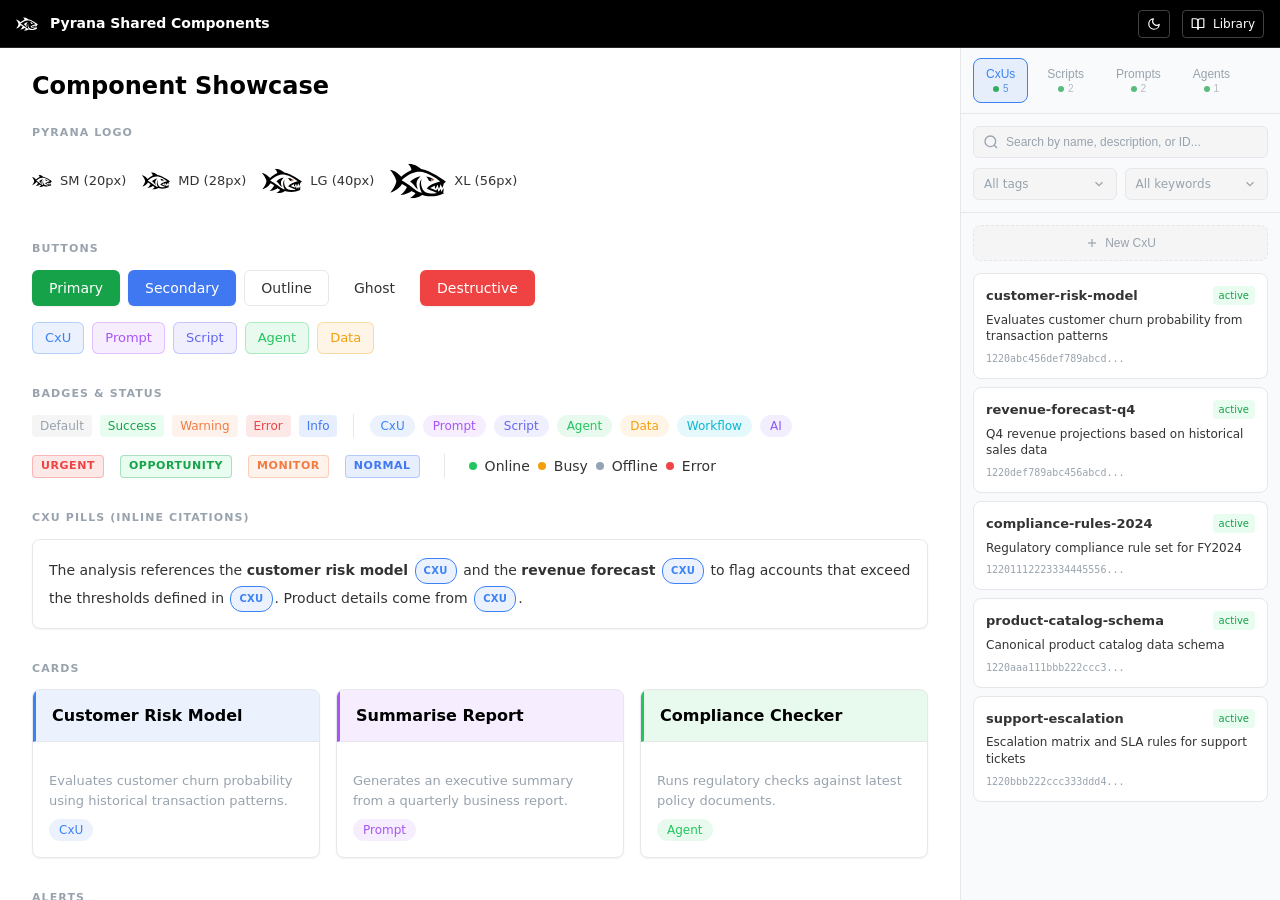
<file: shared/_example/index.html>
<!--
  ============================================================================
  WARNING — COMPONENT SHOWCASE ONLY — DO NOT USE AS A DEMO TEMPLATE
  ============================================================================
  This file uses HARDCODED MOCK DATA and STUBS OUT LibraryApiClient.
  It exists solely to test shared components in isolation.

  When building a real demo with /demo-builder:
    - Use the REAL LibraryApiClient from /components/pyrana-library/api-client.js
    - Connect to pyrana-playground-services APIs (ports 8101-8105)
    - Load data from APIs, NOT from hardcoded arrays
    - See _example/README.md for full details
  ============================================================================
-->
<!DOCTYPE html>
<html lang="en">
<head>
  <meta charset="UTF-8" />
  <meta name="viewport" content="width=device-width, initial-scale=1.0" />
  <title>Pyrana Shared Components — Example Dashboard</title>

  <!-- Design System CSS -->
  <link rel="stylesheet" href="../design-guide/pyrana-theme.css" />
  <link rel="stylesheet" href="../design-guide/pyrana-components.css" />
  <link rel="stylesheet" href="../design-guide/pyrana-utilities.css" />

  <style>
    /* Bridge variables: the library tray uses its own --var names
       inherited from the full agent-builder app.  Map them to py-* tokens
       so everything renders correctly in this standalone page. */
    :root {
      --bg-primary:      hsl(var(--py-bg));
      --bg-secondary:    hsl(var(--py-bg-subtle));
      --bg-tertiary:     hsl(var(--py-muted));
      --bg-card:         hsl(var(--py-card));
      --bg-hover:        hsl(var(--py-muted));
      --border:          hsl(var(--py-border));
      --border-light:    hsl(var(--py-border));
      --border-subtle:   hsl(var(--py-border));
      --text-primary:    hsl(var(--py-fg));
      --text-secondary:  hsl(var(--py-fg));
      --text-muted:      hsl(var(--py-fg-muted));
      --accent:          hsl(var(--py-primary));
      --accent-dim:      hsl(var(--py-accent));
      --success:         hsl(var(--py-success));
      --success-dim:     hsl(var(--py-success-light));
      --warning:         hsl(var(--py-warning));
      --error:           hsl(var(--py-error));
      --color-cxu:       var(--py-cxu-text);
      --color-cxu-dim:   var(--py-cxu-bg);
      --color-script:    var(--py-script-text);
      --color-script-dim:var(--py-script-bg);
      --color-skill:     var(--py-skill-text);
      --color-skill-dim: var(--py-skill-bg);
      --color-prompt:    var(--py-prompt-text);
      --color-prompt-dim:var(--py-prompt-bg);
      --color-agent:     var(--py-agent-text);
      --color-agent-dim: var(--py-agent-bg);
      --tray-width:      320px;
    }

    /* Page chrome */
    .demo-topbar {
      height: 48px;
      background: hsl(var(--py-sidebar-bg));
      color: hsl(var(--py-sidebar-fg));
      display: flex;
      align-items: center;
      padding: 0 var(--py-space-4);
      gap: var(--py-space-3);
      font-weight: 600;
      font-size: 0.875rem;
      border-bottom: 1px solid hsl(var(--py-sidebar-border));
    }
    .demo-topbar svg { width: 22px; height: 22px; flex-shrink:0; }
    .demo-topbar img { width: 22px; height: 22px; flex-shrink:0; }
    .demo-topbar .btn-icon { width:14px; height:14px; }
    .demo-topbar button svg { width:14px; height:14px; }
    /* swap sun/moon visibility based on theme */
    .demo-topbar .icon-sun  { display:none; }
    .demo-topbar .icon-moon { display:inline; }
    .dark .demo-topbar .icon-sun  { display:inline; }
    .dark .demo-topbar .icon-moon { display:none; }
    .demo-topbar .spacer { flex:1; }
    .demo-topbar button {
      color: white;
      border-color: rgba(255, 255, 255, 0.25);
    }
    /* swap logo visibility based on theme */
    .py-logo-light { display: inline-block; }
    .py-logo-dark { display: none; }
    .dark .py-logo-light { display: none; }
    .dark .py-logo-dark { display: inline-block; }
    .demo-body { display: flex; height: calc(100vh - 48px); overflow: hidden; }
    .demo-main { flex:1; overflow-y: auto; padding: var(--py-space-6) var(--py-space-8); }
    #libraryTray { height: 100%; }

    /* Expanded-view field classes (bridged from agent-builder) */
    .resources-modal-field { margin-bottom: 16px; }
    .resources-modal-field label {
      display: block; font-size: 12px; font-weight: 500;
      color: var(--text-secondary); margin-bottom: 6px;
    }
    .resources-modal-field input,
    .resources-modal-field textarea,
    .resources-modal-field select {
      width: 100%; padding: 10px 12px;
      background: var(--bg-tertiary); border: 1px solid var(--border);
      border-radius: 6px; color: var(--text-primary); font-size: 13px;
    }
    .resources-modal-field textarea { resize: vertical; min-height: 60px; }
    .step-input {
      width: 100%; padding: 10px 12px;
      background: var(--bg-tertiary); border: 1px solid var(--border);
      border-radius: 6px; color: var(--text-primary); font-size: 13px;
      resize: vertical;
    }

    .section-label {
      font-weight: 700; font-size: 0.6875rem; letter-spacing: 0.1em;
      text-transform: uppercase; color: hsl(var(--py-fg-muted));
      margin-bottom: var(--py-space-3);
    }
  </style>
</head>
<body>

<!-- ─── Top Bar ──────────────────────────────────────────── -->
<div class="demo-topbar">
  <img src="../design-guide/logos/pyrana-white.svg" class="py-icon-md" alt="Pyrana" />
  <span>Pyrana Shared Components</span>
  <span class="spacer"></span>
  <button type="button" class="py-btn py-btn-xs py-btn-outline" aria-label="Toggle dark mode" onclick="document.documentElement.classList.toggle('dark')">
    <svg class="icon-moon" viewBox="0 0 24 24" fill="none" stroke="currentColor" stroke-width="2" stroke-linecap="round" stroke-linejoin="round"><path d="M21 12.79A9 9 0 1111.21 3 7 7 0 0021 12.79z"/></svg>
    <svg class="icon-sun" viewBox="0 0 24 24" fill="none" stroke="currentColor" stroke-width="2" stroke-linecap="round" stroke-linejoin="round"><circle cx="12" cy="12" r="5"/><line x1="12" y1="1" x2="12" y2="3"/><line x1="12" y1="21" x2="12" y2="23"/><line x1="4.22" y1="4.22" x2="5.64" y2="5.64"/><line x1="18.36" y1="18.36" x2="19.78" y2="19.78"/><line x1="1" y1="12" x2="3" y2="12"/><line x1="21" y1="12" x2="23" y2="12"/><line x1="4.22" y1="19.78" x2="5.64" y2="18.36"/><line x1="18.36" y1="5.64" x2="19.78" y2="4.22"/></svg>
  </button>
  <button type="button" class="py-btn py-btn-xs py-btn-outline" onclick="PyranaLibrary.toggle()">
    <svg viewBox="0 0 24 24" fill="none" stroke="currentColor" stroke-width="2" stroke-linecap="round" stroke-linejoin="round"><path d="M2 3h6a4 4 0 014 4v14a3 3 0 00-3-3H2z"/><path d="M22 3h-6a4 4 0 00-4 4v14a3 3 0 013-3h7z"/></svg>
    Library
  </button>
</div>

<!-- ─── Body: main + library tray ────────────────────────── -->
<div class="demo-body">

  <!-- ─── Main Content ──────────────────────────────────── -->
  <div class="demo-main">
    <h2 class="py-mb-6">Component Showcase</h2>

    <!-- Pyrana Logo -->
    <div class="py-mb-8">
      <div class="section-label">Pyrana Logo</div>
      <div class="py-flex py-gap-4 py-flex-wrap" style="align-items:center">
        <div class="py-flex py-gap-2" style="align-items:center">
          <img src="../design-guide/logos/pyrana-black.svg" class="py-logo-sm py-logo-light" alt="Pyrana Logo" />
          <img src="../design-guide/logos/pyrana-grey.svg" class="py-logo-sm py-logo-dark" alt="Pyrana Logo" />
          <span class="py-text-sm">SM (20px)</span>
        </div>
        <div class="py-flex py-gap-2" style="align-items:center">
          <img src="../design-guide/logos/pyrana-black.svg" class="py-logo-md py-logo-light" alt="Pyrana Logo" />
          <img src="../design-guide/logos/pyrana-grey.svg" class="py-logo-md py-logo-dark" alt="Pyrana Logo" />
          <span class="py-text-sm">MD (28px)</span>
        </div>
        <div class="py-flex py-gap-2" style="align-items:center">
          <img src="../design-guide/logos/pyrana-black.svg" class="py-logo-lg py-logo-light" alt="Pyrana Logo" />
          <img src="../design-guide/logos/pyrana-grey.svg" class="py-logo-lg py-logo-dark" alt="Pyrana Logo" />
          <span class="py-text-sm">LG (40px)</span>
        </div>
        <div class="py-flex py-gap-2" style="align-items:center">
          <img src="../design-guide/logos/pyrana-black.svg" class="py-logo-xl py-logo-light" alt="Pyrana Logo" />
          <img src="../design-guide/logos/pyrana-grey.svg" class="py-logo-xl py-logo-dark" alt="Pyrana Logo" />
          <span class="py-text-sm">XL (56px)</span>
        </div>
      </div>
    </div>

    <!-- Buttons -->
    <div class="py-mb-8">
      <div class="section-label">Buttons</div>
      <div class="py-flex py-gap-2 py-flex-wrap">
        <button type="button" class="py-btn py-btn-md py-btn-primary">Primary</button>
        <button type="button" class="py-btn py-btn-md py-btn-secondary">Secondary</button>
        <button type="button" class="py-btn py-btn-md py-btn-outline">Outline</button>
        <button type="button" class="py-btn py-btn-md py-btn-ghost">Ghost</button>
        <button type="button" class="py-btn py-btn-md py-btn-destructive">Destructive</button>
      </div>
      <div class="py-flex py-gap-2 py-flex-wrap py-mt-4">
        <button type="button" class="py-btn py-btn-sm py-btn-cxu">CxU</button>
        <button type="button" class="py-btn py-btn-sm py-btn-prompt">Prompt</button>
        <button type="button" class="py-btn py-btn-sm py-btn-script">Script</button>
        <!-- Skill button hidden; placeholder for future use -->
        <button type="button" class="py-btn py-btn-sm py-btn-agent">Agent</button>
        <button type="button" class="py-btn py-btn-sm py-btn-data">Data</button>
      </div>
    </div>

    <!-- Badges -->
    <div class="py-mb-8">
      <div class="section-label">Badges &amp; Status</div>
      <div class="py-flex py-gap-2 py-flex-wrap" style="align-items:center">
        <span class="py-badge py-badge-default">Default</span>
        <span class="py-badge py-badge-success">Success</span>
        <span class="py-badge py-badge-warning">Warning</span>
        <span class="py-badge py-badge-error">Error</span>
        <span class="py-badge py-badge-info">Info</span>
        <span class="py-separator-vertical"></span>
        <span class="py-badge py-badge-pill py-badge-cxu">CxU</span>
        <span class="py-badge py-badge-pill py-badge-prompt">Prompt</span>
        <span class="py-badge py-badge-pill py-badge-script">Script</span>
        <!-- Skill badge hidden; placeholder for future use -->
        <span class="py-badge py-badge-pill py-badge-agent">Agent</span>
        <span class="py-badge py-badge-pill py-badge-data">Data</span>
        <span class="py-badge py-badge-pill py-badge-workflow">Workflow</span>
        <span class="py-badge py-badge-pill py-badge-ai">AI</span>
      </div>
      <div class="py-flex py-gap-4 py-mt-4" style="align-items:center">
        <span class="py-priority py-priority-urgent">Urgent</span>
        <span class="py-priority py-priority-opportunity">Opportunity</span>
        <span class="py-priority py-priority-monitor">Monitor</span>
        <span class="py-priority py-priority-normal">Normal</span>
        <span class="py-separator-vertical"></span>
        <span class="py-flex py-gap-2" style="align-items:center">
          <span class="py-status-dot py-status-dot-md py-status-online"></span> Online
          <span class="py-status-dot py-status-dot-md py-status-busy"></span> Busy
          <span class="py-status-dot py-status-dot-md py-status-offline"></span> Offline
          <span class="py-status-dot py-status-dot-md py-status-error"></span> Error
        </span>
      </div>
    </div>

    <!-- CxU Pills (inline) -->
    <div class="py-mb-8">
      <div class="section-label">CxU Pills (inline citations)</div>
      <div class="py-card">
        <div class="py-card-content" id="cxuPillDemo" style="line-height:2">
          <!-- populated by JS below -->
        </div>
      </div>
    </div>

    <!-- Cards -->
    <div class="py-mb-8">
      <div class="section-label">Cards</div>
      <div class="py-grid py-grid-3">
        <div class="py-card py-card-interactive">
          <div class="py-card-header py-card-header-cxu">
            <h5>Customer Risk Model</h5>
          </div>
          <div class="py-card-content">
            <p class="py-text-sm py-text-muted py-mb-2">Evaluates customer churn probability using historical transaction patterns.</p>
            <span class="py-badge py-badge-pill py-badge-cxu">CxU</span>
          </div>
        </div>
        <div class="py-card py-card-interactive">
          <div class="py-card-header py-card-header-prompt">
            <h5>Summarise Report</h5>
          </div>
          <div class="py-card-content">
            <p class="py-text-sm py-text-muted py-mb-2">Generates an executive summary from a quarterly business report.</p>
            <span class="py-badge py-badge-pill py-badge-prompt">Prompt</span>
          </div>
        </div>
        <div class="py-card py-card-interactive">
          <div class="py-card-header py-card-header-agent">
            <h5>Compliance Checker</h5>
          </div>
          <div class="py-card-content">
            <p class="py-text-sm py-text-muted py-mb-2">Runs regulatory checks against latest policy documents.</p>
            <span class="py-badge py-badge-pill py-badge-agent">Agent</span>
          </div>
        </div>
      </div>
    </div>

    <!-- Alerts -->
    <div class="py-mb-8">
      <div class="section-label">Alerts</div>
      <div class="py-flex-col py-gap-3">
        <div class="py-alert py-alert-info">
          <div><div class="py-alert-title">Information</div><div class="py-alert-body">3 new CxUs were published to the library today.</div></div>
        </div>
        <div class="py-alert py-alert-success">
          <div><div class="py-alert-title">Agent deployed</div><div class="py-alert-body">Compliance Checker v2.1 is now live in production.</div></div>
        </div>
        <div class="py-alert py-alert-warning">
          <div><div class="py-alert-title">Rate limit approaching</div><div class="py-alert-body">Token usage at 85% of monthly allocation.</div></div>
        </div>
        <div class="py-alert py-alert-error">
          <div><div class="py-alert-title">Pipeline failed</div><div class="py-alert-body">Data ingestion job timed out after 30 minutes.</div></div>
        </div>
      </div>
    </div>

    <!-- Table -->
    <div class="py-mb-8">
      <div class="section-label">Table</div>
      <div class="py-card">
        <table class="py-table">
          <thead>
            <tr><th>Name</th><th>Type</th><th>Status</th><th>Updated</th></tr>
          </thead>
          <tbody>
            <tr><td>customer-risk-model</td><td><span class="py-badge py-badge-cxu">CxU</span></td><td><span class="py-status-dot py-status-dot-sm py-status-online"></span> Active</td><td>2 hours ago</td></tr>
            <tr><td>summarise-report</td><td><span class="py-badge py-badge-prompt">Prompt</span></td><td><span class="py-status-dot py-status-dot-sm py-status-online"></span> Active</td><td>1 day ago</td></tr>
            <tr><td>etl-daily-load</td><td><span class="py-badge py-badge-script">Script</span></td><td><span class="py-status-dot py-status-dot-sm py-status-busy"></span> Running</td><td>5 min ago</td></tr>
            <tr><td>compliance-checker</td><td><span class="py-badge py-badge-agent">Agent</span></td><td><span class="py-status-dot py-status-dot-sm py-status-online"></span> Active</td><td>3 days ago</td></tr>
          </tbody>
        </table>
      </div>
    </div>

    <!-- Form Inputs -->
    <div class="py-mb-8">
      <div class="section-label">Form Inputs</div>
      <div class="py-card">
        <div class="py-card-content py-grid py-grid-2">
          <div>
            <label class="py-label">Alias</label>
            <input class="py-input" placeholder="e.g. customer-risk-model" />
          </div>
          <div>
            <label class="py-label" for="resource-type">Type</label>
            <select id="resource-type" class="py-input py-select">
              <option>CxU</option><option>Prompt</option><option>Script</option><option>Agent</option>
            </select>
          </div>
          <div style="grid-column:span 2">
            <label class="py-label">Description</label>
            <textarea class="py-input py-textarea" placeholder="Describe the resource..."></textarea>
          </div>
        </div>
      </div>
    </div>

    <!-- Tabs -->
    <div class="py-mb-8">
      <div class="section-label">Tabs</div>
      <div class="py-card">
        <div class="py-tabs">
          <button type="button" class="py-tab py-tab-active">Overview</button>
          <button type="button" class="py-tab">Configuration</button>
          <button type="button" class="py-tab">History</button>
          <button type="button" class="py-tab">Logs</button>
        </div>
        <div class="py-card-content">
          <p class="py-text-sm py-text-muted">Tab content would appear here.</p>
        </div>
      </div>
    </div>

    <!-- Code Block -->
    <div class="py-mb-8">
      <div class="section-label">Code Block</div>
      <pre class="py-code">{
  "alias": "customer-risk-model",
  "type": "CxU",
  "status": "Active",
  "cxu_id": "1220abc456def789..."
}</pre>
    </div>

    <!-- Loading Spinner -->
    <div class="py-mb-8">
      <div class="section-label">Loading Spinner</div>
      <div class="py-flex py-gap-4" style="align-items:center">
        <span class="py-spinner py-spinner-sm"></span>
        <span class="py-spinner py-spinner-md"></span>
        <span class="py-spinner py-spinner-lg"></span>
        <span class="py-text-sm py-text-muted">Loading resources...</span>
      </div>
    </div>

  </div><!-- /demo-main -->

  <!-- ─── Library Side Tray ──────────────────────────────── -->
  <div id="libraryTray"></div>

</div><!-- /demo-body -->

<!-- ─── JS: Shared Components ────────────────────────────── -->
<script src="../components/cxu-pill.js"></script>
<script src="../components/pyrana-library/styles.js"></script>
<script src="../components/pyrana-library/object-list.js"></script>
<script src="../components/pyrana-library/expanded-view.js"></script>
<script src="../components/pyrana-library/modal.js"></script>
<script src="../components/pyrana-library/index.js"></script>

<script>
(function() {
  'use strict';

  // ── Mock CxU data ────────────────────────────────────────
  const MOCK_CXUS = [
    { alias: 'customer-risk-model',    cxu_id: '1220abc456def789abcdef1234567890abcdef1234567890abcdef1234567890ab', claim: 'Evaluates customer churn probability from transaction patterns', status: 'Active', tags: ['risk','analytics'], keywords: ['churn','revenue'] },
    { alias: 'revenue-forecast-q4',    cxu_id: '1220def789abc456abcdef5678901234abcdef5678901234abcdef5678901234de', claim: 'Q4 revenue projections based on historical sales data',          status: 'Active', tags: ['finance','analytics'], keywords: ['forecast','revenue'] },
    { alias: 'compliance-rules-2024',  cxu_id: '1220111222333444555666777888999aaabbbcccdddeeefff0001112223334445566', claim: 'Regulatory compliance rule set for FY2024',                      status: 'Active', tags: ['compliance','legal'], keywords: ['regulation','audit'] },
    { alias: 'product-catalog-schema', cxu_id: '1220aaa111bbb222ccc333ddd444eee555fff666aaa777bbb888ccc999ddd000eee1', claim: 'Canonical product catalog data schema',                          status: 'Active', tags: ['data','schema'], keywords: ['catalog','product'] },
    { alias: 'support-escalation',     cxu_id: '1220bbb222ccc333ddd444eee555fff666aaa777bbb888ccc999ddd000eee111fff2', claim: 'Escalation matrix and SLA rules for support tickets',           status: 'Active', tags: ['support','operations'], keywords: ['escalation','SLA'] },
  ];

  // ── Populate CxU pill demo ───────────────────────────────
  const demoText =
    'The analysis references the <strong>customer risk model</strong> ' +
    '(customer-risk-model:1220abc456def789abcdef1234567890abcdef1234567890abcdef1234567890ab) ' +
    'and the <strong>revenue forecast</strong> ' +
    '(revenue-forecast-q4:1220def789abc456abcdef5678901234abcdef5678901234abcdef5678901234de) ' +
    'to flag accounts that exceed the thresholds defined in ' +
    '(compliance-rules-2024:1220111222333444555666777888999aaabbbcccdddeeefff0001112223334445566). ' +
    'Product details come from ' +
    '(product-catalog-schema:1220aaa111bbb222ccc333ddd444eee555fff666aaa777bbb888ccc999ddd000eee1).';

  document.getElementById('cxuPillDemo').innerHTML =
    CxuPill.processMarkdownCitations(demoText, MOCK_CXUS);

  // ── Wire up CxU pill click to open expanded view ─────────
  window.openCxuInResourcesTray = function(cxuId) {
    PyranaLibrary.open();
    PyranaLibrary.openItem(cxuId, 'cxu_manager');
  };

  // ── Rich mock item details (returned by fetchItem) ───────
  const MOCK_ITEMS = {
    // CxUs
    '1220abc456def789abcdef1234567890abcdef1234567890abcdef1234567890ab': {
      cxu_id: '1220abc456def789abcdef1234567890abcdef1234567890abcdef1234567890ab',
      alias: 'customer-risk-model',
      claim: 'Customers with declining monthly transaction volume over 3 consecutive months have a 74% likelihood of churning within the following quarter, based on analysis of 2.1M account records from 2019-2024.',
      knowledge_type: 'derived',
      claim_type: 'observation',
      status: 'Active',
      tags: ['risk', 'analytics'],
      keywords: ['churn', 'revenue', 'retention'],
      supporting_contexts: [
        { text: '{"fields":[{"name":"account_id","type":"string","description":"Unique account identifier"},{"name":"monthly_txn_volume","type":"float","description":"Total transaction volume for the month"},{"name":"churn_flag","type":"boolean","description":"Whether the customer churned"}]}', source: 'data-warehouse' },
        { text: 'Logistic regression model trained on 2.1M records showed transaction velocity decline as the strongest single predictor of churn (AUC 0.82).', source: 'model-report-q3' }
      ],
      created_at: '2024-11-15T10:30:00Z',
      updated_at: '2025-01-22T14:05:00Z',
      usage_count: 47
    },
    '1220def789abc456abcdef5678901234abcdef5678901234abcdef5678901234de': {
      cxu_id: '1220def789abc456abcdef5678901234abcdef5678901234abcdef5678901234de',
      alias: 'revenue-forecast-q4',
      claim: 'Q4 revenue is projected at $12.4M based on pipeline weighted probability and historical seasonal uplift of 18% over Q3.',
      knowledge_type: 'derived',
      claim_type: 'finding',
      status: 'Active',
      tags: ['finance', 'analytics'],
      keywords: ['forecast', 'revenue'],
      created_at: '2024-12-01T09:00:00Z',
      updated_at: '2025-01-10T11:20:00Z',
      usage_count: 23
    },
    '1220111222333444555666777888999aaabbbcccdddeeefff0001112223334445566': {
      cxu_id: '1220111222333444555666777888999aaabbbcccdddeeefff0001112223334445566',
      alias: 'compliance-rules-2024',
      claim: 'All customer-facing communications must include the mandated regulatory disclosure and be reviewed by compliance within 48 hours of creation.',
      knowledge_type: 'prescribed',
      claim_type: 'requirement',
      status: 'Active',
      tags: ['compliance', 'legal'],
      keywords: ['regulation', 'audit'],
      supporting_contexts: [
        { text: 'FCA handbook section COBS 4.2: Fair, clear and not misleading communications.', source: 'regulatory-handbook' }
      ],
      created_at: '2024-09-01T08:00:00Z',
      updated_at: '2024-12-20T16:45:00Z',
      usage_count: 112
    },
    '1220aaa111bbb222ccc333ddd444eee555fff666aaa777bbb888ccc999ddd000eee1': {
      cxu_id: '1220aaa111bbb222ccc333ddd444eee555fff666aaa777bbb888ccc999ddd000eee1',
      alias: 'product-catalog-schema',
      claim: 'The canonical product catalog schema defines the standard field set used by all downstream consumers, including pricing, search, and recommendation engines.',
      knowledge_type: 'axiom',
      claim_type: 'specification',
      status: 'Active',
      tags: ['data', 'schema'],
      keywords: ['catalog', 'product'],
      supporting_contexts: [
        { text: '{"fields":[{"name":"product_id","type":"string","description":"SKU identifier"},{"name":"name","type":"string","description":"Product display name"},{"name":"price_cents","type":"integer","description":"Price in cents"},{"name":"category","type":"string","description":"Primary category"},{"name":"available","type":"boolean","description":"In-stock flag"}]}', source: 'schema-registry' }
      ],
      created_at: '2024-06-10T12:00:00Z',
      updated_at: '2024-11-05T09:30:00Z',
      usage_count: 89
    },
    '1220bbb222ccc333ddd444eee555fff666aaa777bbb888ccc999ddd000eee111fff2': {
      cxu_id: '1220bbb222ccc333ddd444eee555fff666aaa777bbb888ccc999ddd000eee111fff2',
      alias: 'support-escalation',
      claim: 'Tickets with severity P1 or P2 that remain unresolved after 2 hours must be escalated to the regional lead, with executive notification triggered at the 4-hour mark.',
      knowledge_type: 'prescribed',
      claim_type: 'procedure',
      status: 'Active',
      tags: ['support', 'operations'],
      keywords: ['escalation', 'SLA'],
      created_at: '2024-08-20T11:00:00Z',
      updated_at: '2025-01-05T08:15:00Z',
      usage_count: 34
    },
    // Scripts
    's-001': {
      id: 's-001', name: 'etl-daily-load', display_name: 'ETL Daily Load',
      description: 'Daily ETL pipeline for warehouse refresh. Pulls from 3 upstream sources, applies transformation rules, and loads into the analytics warehouse.',
      category: 'data', language: 'python', entry_point: 'main',
      code: 'def main():\n    sources = load_config("sources.yaml")\n    for src in sources:\n        raw = extract(src)\n        clean = transform(raw, rules=src["rules"])\n        load(clean, target="analytics_warehouse")\n    log.info("ETL complete")',
      status: 'Active',
      created_at: '2024-10-01T07:00:00Z',
      updated_at: '2025-01-20T06:00:00Z',
      usage_count: 365
    },
    's-002': {
      id: 's-002', name: 'report-generator', display_name: 'Report Generator',
      description: 'Generates PDF reports from Jinja templates and data payloads. Supports charts, tables, and custom branding.',
      category: 'reporting', language: 'python', entry_point: 'generate',
      code: 'def generate(template_name, data, output_path):\n    tpl = load_template(template_name)\n    rendered = tpl.render(**data)\n    pdf = html_to_pdf(rendered)\n    save(pdf, output_path)',
      status: 'Active',
      created_at: '2024-07-15T14:00:00Z',
      updated_at: '2024-12-10T10:00:00Z',
      usage_count: 128
    },
    // Prompts
    'p-001': {
      id: 'p-001', name: 'summarise-report',
      description: 'Generates an executive summary from a quarterly business report. Extracts key metrics, risks, and action items.',
      category: 'extraction',
      objective: { intent: 'Summarise a quarterly business report into an executive briefing', success_criteria: 'Summary covers revenue, risks, and top 3 action items' },
      system_prompt: 'You are an experienced business analyst. Summarise the provided quarterly report into a concise executive briefing. Focus on: (1) headline metrics, (2) material risks, (3) recommended actions.',
      output_contract: { format: 'markdown', sections: ['headline_metrics', 'risks', 'action_items'] },
      status: 'Active',
      cxu_count: 3,
      created_at: '2024-11-01T09:00:00Z',
      updated_at: '2025-01-15T13:00:00Z',
      usage_count: 56
    },
    'p-002': {
      id: 'p-002', name: 'draft-email',
      description: 'Drafts a customer outreach email based on account context and campaign objectives.',
      category: 'generation',
      objective: { intent: 'Generate a personalised outreach email', success_criteria: 'Email is on-brand, addresses customer by name, includes relevant offer' },
      system_prompt: 'You are a customer success specialist. Draft a warm, professional outreach email. Use the customer context provided to personalise the message.',
      status: 'Active',
      cxu_count: 1,
      created_at: '2024-12-05T10:30:00Z',
      updated_at: '2025-01-18T09:00:00Z',
      usage_count: 41
    },
    // Agents
    'a-001': {
      id: 'a-001', name: 'compliance-checker',
      description: 'Runs regulatory compliance checks against the latest policy documents. Flags violations, scores risk, and generates remediation recommendations.',
      category: 'analysis',
      status: 'Active',
      tags: ['compliance', 'regulatory'],
      created_at: '2024-10-20T11:00:00Z',
      updated_at: '2025-01-25T15:30:00Z',
      usage_count: 78
    }
  };

  // ── Mock API Client ──────────────────────────────────────
  // The real library fetches from APIs — here we stub the API
  // client so everything renders with local data.
  window.LibraryApiClient = {
    API_CONFIG: {
      cxu_manager:    { name: 'CxUs',    idField: 'cxu_id', displayField: 'alias', descField: 'claim' },
      script_manager: { name: 'Scripts',  idField: 'id', displayField: 'name', descField: 'description' },
      // skill_manager reserved for future use
      prompt_manager: { name: 'Prompts',  idField: 'id', displayField: 'name', descField: 'description' },
      agent_manager:  { name: 'Agents',   idField: 'id', displayField: 'name', descField: 'description' },
    },
    init() {},
    async checkAllHealth() {
      // Brief delay to show the pending → healthy transition
      await new Promise(r => setTimeout(r, 600));
      return { cxu_manager:'ok', script_manager:'ok', prompt_manager:'ok', agent_manager:'ok' };
    },
    async fetchList(apiKey) {
      const MOCK_DATA = {
        cxu_manager: MOCK_CXUS,
        script_manager: [
          { id: 's-001', name: 'etl-daily-load',    description: 'Daily ETL pipeline for warehouse refresh',    status: 'Active' },
          { id: 's-002', name: 'report-generator',   description: 'Generates PDF reports from templates',        status: 'Active' },
        ],
        // skill_manager reserved for future use
        prompt_manager: [
          { id: 'p-001', name: 'summarise-report',   description: 'Executive summary from quarterly report',    status: 'Active' },
          { id: 'p-002', name: 'draft-email',        description: 'Draft customer outreach email',              status: 'Active' },
        ],
        agent_manager: [
          { id: 'a-001', name: 'compliance-checker', description: 'Regulatory checks against policy documents', status: 'Active' },
        ],
      };
      return MOCK_DATA[apiKey] || [];
    },
    async fetchItem(apiKey, itemId) {
      return MOCK_ITEMS[itemId] || {};
    },
    flattenApiResponse(raw) {
      // Mock items are already flat — just add _mutableFields
      const result = Object.assign({}, raw);
      result._mutableFields = new Set(['status', 'tags', 'keywords', 'description', 'alias']);
      return result;
    },
    async updateItem() {},
  };

  PyranaLibrary.init(document.getElementById('libraryTray'));
})();
</script>

</body>
</html>
</file>
<file: shared/design-guide/pyrana-theme.css>
/* ============================================================
   PYRANA DESIGN SYSTEM — Theme & Design Tokens
   ============================================================
   Usage: Link this file first, then pyrana-components.css.
   Themes: Add class="dark" to <html> or <body> for dark mode.
   All colors use HSL via CSS custom properties for composability.
   ============================================================ */

/* ----- Light Theme (Default) ----- */
:root {
  /* Core surfaces */
  --py-bg:               0 0% 100%;       /* #FFFFFF */
  --py-bg-subtle:        210 20% 98%;     /* #F8FAFC */
  --py-fg:               0 0% 20%;        /* #333333 */
  --py-fg-heading:       0 0% 0%;         /* #000000 */
  --py-fg-muted:         210 12% 64%;     /* #98A0AB */

  /* Cards & panels */
  --py-card:             0 0% 100%;
  --py-card-fg:          0 0% 20%;
  --py-card-shadow:      0 1px 2px rgba(0,0,0,0.05);
  --py-surface-subtle:   210 6% 92%;      /* #EAECEE */

  /* Primary (Pyrana Blue — focus rings, links, CTAs) */
  --py-primary:          221 87% 60%;     /* #3A7FF2 */
  --py-primary-fg:       0 0% 100%;

  /* Secondary (neutral buttons) */
  --py-secondary:        0 0% 97%;
  --py-secondary-fg:     0 0% 20%;

  /* Muted (subtle surfaces, disabled) */
  --py-muted:            0 0% 96%;
  --py-muted-fg:         210 12% 64%;

  /* Accent (hover highlights) */
  --py-accent:           221 87% 95%;
  --py-accent-fg:        221 87% 40%;

  /* Borders */
  --py-border:           220 14% 91%;     /* ~#E5E7EB */
  --py-input:            226 19% 90%;
  --py-ring:             221 87% 60%;

  /* Sidebar (always dark) */
  --py-sidebar-bg:       0 0% 0%;
  --py-sidebar-fg:       0 0% 100%;
  --py-sidebar-border:   0 0% 15%;
  --py-sidebar-accent:   0 0% 10%;

  /* Semantic status */
  --py-success:          142 76% 36%;     /* #22C55E */
  --py-success-light:    142 76% 95%;
  --py-success-fg:       0 0% 100%;

  --py-warning:          20 87% 60%;      /* #F17F42 */
  --py-warning-light:    20 87% 96%;
  --py-warning-fg:       0 0% 100%;

  --py-error:            0 84% 60%;       /* #EF4444 */
  --py-error-light:      0 84% 95%;
  --py-error-fg:         0 0% 100%;

  --py-info:             221 87% 60%;     /* #3B82F6 */
  --py-info-light:       221 87% 95%;
  --py-info-fg:          0 0% 100%;

  /* Gradients */
  --py-gradient-surface: linear-gradient(180deg, #EEF6FF 0%, #E2EEFF 100%);

  /* Radius */
  --py-radius:           0.5rem;          /* 8px */
  --py-radius-md:        0.375rem;        /* 6px */
  --py-radius-sm:        0.25rem;         /* 4px */
  --py-radius-lg:        0.75rem;         /* 12px */
  --py-radius-full:      9999px;

  /* Typography */
  --py-font-sans:        ui-sans-serif, system-ui, -apple-system, "Segoe UI", Roboto, Helvetica, Arial, sans-serif, "Apple Color Emoji", "Segoe UI Emoji";
  --py-font-heading:     var(--py-font-sans);
  --py-font-mono:        ui-monospace, SFMono-Regular, Menlo, Monaco, Consolas, "Liberation Mono", "Courier New", monospace;

  /* Spacing scale (4px base) */
  --py-space-1:  0.25rem;   /* 4px  */
  --py-space-2:  0.5rem;    /* 8px  */
  --py-space-3:  0.75rem;   /* 12px */
  --py-space-4:  1rem;      /* 16px */
  --py-space-5:  1.25rem;   /* 20px */
  --py-space-6:  1.5rem;    /* 24px */
  --py-space-8:  2rem;      /* 32px */
  --py-space-10: 2.5rem;    /* 40px */
  --py-space-12: 3rem;      /* 48px */

  /* Transitions */
  --py-transition-fast:   150ms cubic-bezier(0.4, 0, 0.2, 1);
  --py-transition-normal: 200ms cubic-bezier(0.4, 0, 0.2, 1);
  --py-transition-slow:   300ms cubic-bezier(0.4, 0, 0.2, 1);

  /* Alpha tokens (for composable opacity patterns) */
  --py-alpha-subtle:     0.08;
  --py-alpha-border:     0.30;
  --py-alpha-hover:      0.10;
}


/* ----- Dark Theme ----- */
.dark {
  --py-bg:               0 0% 7%;         /* #121212 */
  --py-bg-subtle:        213 15% 10%;     /* #161A1F */
  --py-fg:               0 0% 88%;        /* #E0E0E0 */
  --py-fg-heading:       0 0% 100%;
  --py-fg-muted:         220 8% 72%;

  --py-card:             213 15% 14%;     /* ~#1E2227 */
  --py-card-fg:          0 0% 88%;
  --py-card-shadow:      0 1px 3px rgba(0,0,0,0.3);
  --py-surface-subtle:   210 6% 20%;

  --py-primary:          221 87% 60%;
  --py-primary-fg:       0 0% 100%;

  --py-secondary:        0 0% 20%;
  --py-secondary-fg:     0 0% 88%;

  --py-muted:            210 10% 18%;
  --py-muted-fg:         220 8% 72%;

  --py-accent:           221 87% 20%;
  --py-accent-fg:        0 0% 100%;

  --py-border:           0 0% 20%;        /* #323232 */
  --py-input:            0 0% 20%;
  --py-ring:             221 87% 60%;

  --py-sidebar-bg:       0 0% 10%;
  --py-sidebar-fg:       0 0% 100%;
  --py-sidebar-border:   0 0% 18%;
  --py-sidebar-accent:   0 0% 15%;

  --py-success:          142 70% 45%;
  --py-success-light:    142 70% 12%;

  --py-warning:          20 87% 60%;
  --py-warning-light:    20 87% 12%;

  --py-error:            0 63% 31%;
  --py-error-light:      0 63% 12%;

  --py-info:             221 87% 60%;
  --py-info-light:       221 87% 12%;

  --py-gradient-surface: linear-gradient(180deg, #1A2B4B 0%, #0F172A 100%);
}


/* ============================================================
   Feature Color Tokens
   Each Pyrana object type has a consistent color identity.
   ============================================================ */
:root {
  /* CxU — Blue */
  --py-cxu:             59 130 246;       /* #3B82F6 */
  --py-cxu-bg:          rgba(59,130,246, 0.10);
  --py-cxu-border:      rgba(59,130,246, 0.30);
  --py-cxu-text:        #3B82F6;

  /* Prompt — Purple */
  --py-prompt:          168 85 247;       /* #A855F7 */
  --py-prompt-bg:       rgba(168,85,247, 0.10);
  --py-prompt-border:   rgba(168,85,247, 0.30);
  --py-prompt-text:     #A855F7;

  /* Script — Indigo */
  --py-script:          99 102 241;       /* #6366F1 */
  --py-script-bg:       rgba(99,102,241, 0.10);
  --py-script-border:   rgba(99,102,241, 0.30);
  --py-script-text:     #6366F1;

  /* Skill — Orange */
  --py-skill:           249 115 22;       /* #F97316 */
  --py-skill-bg:        rgba(249,115,22, 0.10);
  --py-skill-border:    rgba(249,115,22, 0.30);
  --py-skill-text:      #F97316;

  /* Agent — Emerald */
  --py-agent:           34 197 94;        /* #22C55E */
  --py-agent-bg:        rgba(34,197,94, 0.10);
  --py-agent-border:    rgba(34,197,94, 0.30);
  --py-agent-text:      #22C55E;

  /* Data — Amber */
  --py-data:            245 158 11;       /* #F59E0B */
  --py-data-bg:         rgba(245,158,11, 0.10);
  --py-data-border:     rgba(245,158,11, 0.30);
  --py-data-text:       #F59E0B;

  /* Workflow — Cyan */
  --py-workflow:        6 182 212;        /* #06B6D4 */
  --py-workflow-bg:     rgba(6,182,212, 0.10);
  --py-workflow-border: rgba(6,182,212, 0.30);
  --py-workflow-text:   #06B6D4;

  /* AI — Violet */
  --py-ai:             139 92 246;        /* #8B5CF6 */
  --py-ai-bg:          rgba(139,92,246, 0.10);
  --py-ai-border:      rgba(139,92,246, 0.30);
  --py-ai-text:        #8B5CF6;
}

/* Dark mode adjustments — slightly brighter feature colors */
.dark {
  --py-cxu-text:        #60A5FA;
  --py-prompt-text:     #C084FC;
  --py-script-text:     #818CF8;
  --py-skill-text:      #FB923C;
  --py-agent-text:      #4ADE80;
  --py-data-text:       #FBBF24;
  --py-workflow-text:   #22D3EE;
  --py-ai-text:         #A78BFA;
}


/* ============================================================
   Brand Color Scales (for detailed use)
   ============================================================ */
:root {
  /* Emerald (Primary Brand Green) */
  --py-emerald-50:  #f0fdf4;
  --py-emerald-100: #dcfce7;
  --py-emerald-200: #bbf7d0;
  --py-emerald-300: #86efac;
  --py-emerald-400: #4ade80;
  --py-emerald-500: #22c55e;
  --py-emerald-600: #16a34a;
  --py-emerald-700: #15803d;
  --py-emerald-800: #166534;
  --py-emerald-900: #14532d;
  --py-emerald-950: #052e16;

  /* Purple (AI/Accent) */
  --py-purple-50:   #faf5ff;
  --py-purple-100:  #f3e8ff;
  --py-purple-200:  #e9d5ff;
  --py-purple-300:  #d8b4fe;
  --py-purple-400:  #c084fc;
  --py-purple-500:  #a855f7;
  --py-purple-600:  #9333ea;
  --py-purple-700:  #7c3aed;
  --py-purple-800:  #6b21a8;
  --py-purple-900:  #581c87;
  --py-purple-950:  #3b0764;

  /* Logo Coral/Orange */
  --py-coral:       #ED7445;

  /* Patrick Legacy */
  --py-patrick-teal:      #109B9B;
  --py-patrick-deep-blue: #002333;
  --py-patrick-gray-mist: #B4B9C7;
  --py-patrick-light-teal:#D3E8E7;
}


/* ============================================================
   Base Reset (optional — include if not using your own)
   ============================================================ */
*, *::before, *::after {
  box-sizing: border-box;
}

body {
  margin: 0;
  font-family: var(--py-font-sans);
  font-size: 0.875rem;        /* 14px */
  line-height: 1.5;
  color: hsl(var(--py-fg));
  background-color: hsl(var(--py-bg));
  -webkit-font-smoothing: antialiased;
  -moz-osx-font-smoothing: grayscale;
}

h1, h2, h3, h4, h5, h6 {
  color: hsl(var(--py-fg-heading));
  font-family: var(--py-font-heading);
  margin: 0;
  line-height: 1.2;
}

h1 { font-weight: 700; font-size: 2.25rem; }
h2 { font-weight: 600; font-size: 1.5rem; }
h3 { font-weight: 600; font-size: 1.25rem; }
h4 { font-weight: 600; font-size: 1.125rem; }
h5 { font-weight: 600; font-size: 1rem; }
h6 { font-weight: 600; font-size: 0.875rem; }

a {
  color: hsl(var(--py-primary));
  text-decoration: none;
}
a:hover {
  text-decoration: underline;
}

code, pre {
  font-family: var(--py-font-mono);
}

::selection {
  background: hsl(var(--py-primary) / 0.2);
}
</file>
<file: shared/design-guide/pyrana-components.css>
/* ============================================================
   PYRANA DESIGN SYSTEM — Components
   ============================================================
   Requires: pyrana-theme.css loaded first.
   All components use the --py-* design tokens.
   ============================================================ */

/* ---- Buttons -------------------------------------------- */

.py-btn {
  display: inline-flex;
  align-items: center;
  justify-content: center;
  gap: 0.5rem;
  font-family: var(--py-font-sans);
  font-weight: 500;
  border: 1px solid transparent;
  cursor: pointer;
  transition: all var(--py-transition-fast);
  white-space: nowrap;
  -webkit-user-select: none;
  user-select: none;
  outline: none;
}

.py-btn:focus-visible {
  box-shadow: 0 0 0 2px hsl(var(--py-bg)), 0 0 0 4px hsl(var(--py-ring));
}

.py-btn:disabled {
  opacity: 0.5;
  pointer-events: none;
}

/* Sizes */
.py-btn-xs  { height: 1.75rem; padding: 0 0.5rem;  font-size: 0.75rem;  border-radius: var(--py-radius-sm); }
.py-btn-sm  { height: 2rem;    padding: 0 0.75rem; font-size: 0.8125rem; border-radius: var(--py-radius-md); }
.py-btn-md  { height: 2.25rem; padding: 0 1rem;    font-size: 0.875rem;  border-radius: var(--py-radius-md); }
.py-btn-lg  { height: 2.5rem;  padding: 0 1.5rem;  font-size: 1rem;      border-radius: var(--py-radius); }

/* Variants */
.py-btn-primary {
  background: hsl(var(--py-success));
  color: hsl(var(--py-success-fg));
  box-shadow: 0 1px 2px rgba(0,0,0,0.08);
}
.py-btn-primary:hover { filter: brightness(1.1); }
.py-btn-primary:active { filter: brightness(0.95); }

.py-btn-secondary {
  background: hsl(var(--py-primary));
  color: hsl(var(--py-primary-fg));
  box-shadow: 0 1px 2px rgba(0,0,0,0.08);
}
.py-btn-secondary:hover { filter: brightness(1.1); }
.py-btn-secondary:active { filter: brightness(0.95); }

.py-btn-outline {
  background: transparent;
  color: hsl(var(--py-fg));
  border-color: hsl(var(--py-border));
}
.py-btn-outline:hover {
  background: hsl(var(--py-muted));
}

.py-btn-ghost {
  background: transparent;
  color: hsl(var(--py-fg));
}
.py-btn-ghost:hover {
  background: hsl(var(--py-muted));
}

.py-btn-destructive {
  background: hsl(var(--py-error));
  color: hsl(var(--py-error-fg));
  box-shadow: 0 1px 2px rgba(0,0,0,0.08);
}
.py-btn-destructive:hover { filter: brightness(1.1); }

/* Feature-colored buttons */
.py-btn-cxu    { background: var(--py-cxu-bg);    color: var(--py-cxu-text);    border-color: var(--py-cxu-border); }
.py-btn-prompt { background: var(--py-prompt-bg); color: var(--py-prompt-text); border-color: var(--py-prompt-border); }
.py-btn-script { background: var(--py-script-bg); color: var(--py-script-text); border-color: var(--py-script-border); }
.py-btn-skill  { background: var(--py-skill-bg);  color: var(--py-skill-text);  border-color: var(--py-skill-border); }
.py-btn-agent  { background: var(--py-agent-bg);  color: var(--py-agent-text);  border-color: var(--py-agent-border); }
.py-btn-data   { background: var(--py-data-bg);   color: var(--py-data-text);   border-color: var(--py-data-border); }


/* ---- Cards ---------------------------------------------- */

.py-card {
  background: hsl(var(--py-card));
  color: hsl(var(--py-card-fg));
  border: 1px solid hsl(var(--py-border));
  border-radius: var(--py-radius);
  box-shadow: var(--py-card-shadow);
  overflow: hidden;
}

.py-card-interactive {
  cursor: pointer;
  transition: border-color var(--py-transition-fast), box-shadow var(--py-transition-fast);
}
.py-card-interactive:hover {
  border-color: hsl(var(--py-primary) / 0.5);
  box-shadow: 0 4px 12px rgba(0,0,0,0.08);
}

.py-card-header {
  padding: var(--py-space-4);
  border-bottom: 1px solid hsl(var(--py-border));
}

.py-card-content {
  padding: var(--py-space-4);
}

.py-card-footer {
  padding: var(--py-space-4);
  border-top: 1px solid hsl(var(--py-border));
  background: hsl(var(--py-muted) / 0.3);
}

/* Feature-accented card headers */
.py-card-header-cxu    { background: var(--py-cxu-bg);    border-left: 3px solid var(--py-cxu-text); }
.py-card-header-prompt { background: var(--py-prompt-bg); border-left: 3px solid var(--py-prompt-text); }
.py-card-header-script { background: var(--py-script-bg); border-left: 3px solid var(--py-script-text); }
.py-card-header-skill  { background: var(--py-skill-bg);  border-left: 3px solid var(--py-skill-text); }
.py-card-header-agent  { background: var(--py-agent-bg);  border-left: 3px solid var(--py-agent-text); }
.py-card-header-data   { background: var(--py-data-bg);   border-left: 3px solid var(--py-data-text); }


/* ---- Panels --------------------------------------------- */

.py-panel {
  border: 1px solid hsl(var(--py-border));
  border-radius: var(--py-radius);
  overflow: hidden;
}

.py-panel-header {
  padding: var(--py-space-3);
  border-bottom: 1px solid hsl(var(--py-border));
  display: flex;
  align-items: center;
  gap: 0.5rem;
  font-weight: 600;
  font-size: 0.8125rem;
}

.py-panel-header-muted {
  background: hsl(var(--py-muted) / 0.3);
}

.py-panel-content {
  padding: var(--py-space-3);
}


/* ---- Badges --------------------------------------------- */

.py-badge {
  display: inline-flex;
  align-items: center;
  gap: 0.25rem;
  padding: 0.125rem 0.5rem;
  font-size: 0.75rem;
  font-weight: 500;
  border-radius: var(--py-radius-sm);
  white-space: nowrap;
  line-height: 1.5;
}

.py-badge-default  { background: hsl(var(--py-muted));          color: hsl(var(--py-muted-fg)); }
.py-badge-success  { background: hsl(var(--py-success-light));  color: hsl(var(--py-success)); }
.py-badge-warning  { background: hsl(var(--py-warning-light));  color: hsl(var(--py-warning)); }
.py-badge-error    { background: hsl(var(--py-error-light));    color: hsl(var(--py-error)); }
.py-badge-info     { background: hsl(var(--py-info-light));     color: hsl(var(--py-info)); }

/* Feature badges */
.py-badge-cxu      { background: var(--py-cxu-bg);      color: var(--py-cxu-text); }
.py-badge-prompt   { background: var(--py-prompt-bg);   color: var(--py-prompt-text); }
.py-badge-script   { background: var(--py-script-bg);   color: var(--py-script-text); }
.py-badge-skill    { background: var(--py-skill-bg);    color: var(--py-skill-text); }
.py-badge-agent    { background: var(--py-agent-bg);    color: var(--py-agent-text); }
.py-badge-data     { background: var(--py-data-bg);     color: var(--py-data-text); }
.py-badge-workflow { background: var(--py-workflow-bg); color: var(--py-workflow-text); }
.py-badge-ai       { background: var(--py-ai-bg);       color: var(--py-ai-text); }

/* Status badges (pill-shaped) */
.py-badge-pill {
  border-radius: var(--py-radius-full);
  padding: 0.125rem 0.625rem;
}


/* ---- Alerts --------------------------------------------- */

.py-alert {
  display: flex;
  gap: 0.75rem;
  padding: var(--py-space-4);
  border-radius: var(--py-radius);
  border: 1px solid;
}

.py-alert-info    { background: hsl(var(--py-info-light));    border-color: hsl(var(--py-info) / 0.35);    color: hsl(var(--py-info)); }
.py-alert-success { background: hsl(var(--py-success-light)); border-color: hsl(var(--py-success) / 0.35); color: hsl(var(--py-success)); }
.py-alert-warning { background: hsl(var(--py-warning-light)); border-color: hsl(var(--py-warning) / 0.35); color: hsl(var(--py-warning)); }
.py-alert-error   { background: hsl(var(--py-error-light));   border-color: hsl(var(--py-error) / 0.35);   color: hsl(var(--py-error)); }

.py-alert-title {
  font-weight: 600;
  font-size: 0.875rem;
  margin-bottom: 0.25rem;
}

.py-alert-body {
  color: hsl(var(--py-fg));
  font-size: 0.8125rem;
}


/* ---- Form Inputs ---------------------------------------- */

.py-input {
  display: block;
  width: 100%;
  height: 2.25rem;
  padding: 0 0.75rem;
  font-family: var(--py-font-sans);
  font-size: 0.875rem;
  color: hsl(var(--py-fg));
  background: hsl(var(--py-bg));
  border: 1px solid hsl(var(--py-input));
  border-radius: var(--py-radius-md);
  outline: none;
  transition: border-color var(--py-transition-fast), box-shadow var(--py-transition-fast);
}

.py-input:focus {
  border-color: hsl(var(--py-ring));
  box-shadow: 0 0 0 3px hsl(var(--py-ring) / 0.15);
}

.py-input::placeholder {
  color: hsl(var(--py-muted-fg));
}

.py-textarea {
  min-height: 5rem;
  padding: 0.5rem 0.75rem;
  resize: vertical;
}

.py-label {
  display: block;
  font-size: 0.8125rem;
  font-weight: 500;
  color: hsl(var(--py-fg));
  margin-bottom: 0.375rem;
}

.py-select {
  appearance: none;
  background-image: url("data:image/svg+xml,%3Csvg xmlns='http://www.w3.org/2000/svg' width='12' height='12' fill='none' stroke='%2398A0AB' stroke-width='2' stroke-linecap='round' stroke-linejoin='round'%3E%3Cpath d='M3 5l3 3 3-3'/%3E%3C/svg%3E");
  background-repeat: no-repeat;
  background-position: right 0.75rem center;
  padding-right: 2rem;
}


/* ---- Tables --------------------------------------------- */

.py-table {
  width: 100%;
  border-collapse: collapse;
  font-size: 0.8125rem;
}

.py-table th {
  text-align: left;
  font-weight: 600;
  color: hsl(var(--py-fg-muted));
  font-size: 0.6875rem;
  text-transform: uppercase;
  letter-spacing: 0.05em;
  padding: 0.625rem 0.75rem;
  border-bottom: 1px solid hsl(var(--py-border));
}

.py-table td {
  padding: 0.625rem 0.75rem;
  border-bottom: 1px solid hsl(var(--py-border));
  color: hsl(var(--py-fg));
}

.py-table tbody tr:hover {
  background: hsl(var(--py-muted) / 0.5);
}


/* ---- Status Dot ----------------------------------------- */

.py-status-dot {
  display: inline-block;
  border-radius: 50%;
}

.py-status-dot-sm  { width: 6px;  height: 6px; }
.py-status-dot-md  { width: 8px;  height: 8px; }
.py-status-dot-lg  { width: 12px; height: 12px; }

.py-status-online  { background: var(--py-emerald-500, #22c55e); }
.py-status-offline { background: #94a3b8; }
.py-status-busy    { background: #f59e0b; }
.py-status-error   { background: #ef4444; }


/* ---- Priority Labels ------------------------------------ */

.py-priority {
  display: inline-flex;
  align-items: center;
  gap: 0.25rem;
  padding: 0.125rem 0.5rem;
  font-size: 0.6875rem;
  font-weight: 600;
  text-transform: uppercase;
  letter-spacing: 0.05em;
  border-radius: var(--py-radius-sm);
  border: 1px solid;
}

.py-priority-urgent      { background: hsl(var(--py-error-light));   color: hsl(var(--py-error));   border-color: hsl(var(--py-error) / 0.3); }
.py-priority-opportunity { background: hsl(var(--py-success-light)); color: hsl(var(--py-success)); border-color: hsl(var(--py-success) / 0.3); }
.py-priority-monitor     { background: hsl(var(--py-warning-light)); color: hsl(var(--py-warning)); border-color: hsl(var(--py-warning) / 0.3); }
.py-priority-normal      { background: hsl(var(--py-info-light));    color: hsl(var(--py-info));    border-color: hsl(var(--py-info) / 0.3); }


/* ---- Tooltip -------------------------------------------- */

.py-tooltip {
  position: relative;
}

.py-tooltip::after {
  content: attr(data-tooltip);
  position: absolute;
  bottom: calc(100% + 6px);
  left: 50%;
  transform: translateX(-50%);
  padding: 0.25rem 0.5rem;
  font-size: 0.75rem;
  color: white;
  background: hsl(var(--py-fg-heading));
  border-radius: var(--py-radius-sm);
  white-space: nowrap;
  opacity: 0;
  pointer-events: none;
  transition: opacity var(--py-transition-fast);
  z-index: 50;
}

.py-tooltip:hover::after {
  opacity: 1;
}


/* ---- Separator ------------------------------------------ */

.py-separator {
  border: none;
  border-top: 1px solid hsl(var(--py-border));
  margin: var(--py-space-4) 0;
}

.py-separator-vertical {
  display: inline-block;
  width: 1px;
  height: 1.5rem;
  background: hsl(var(--py-border));
  margin: 0 var(--py-space-2);
  vertical-align: middle;
}


/* ---- Empty State ---------------------------------------- */

.py-empty-state {
  display: flex;
  flex-direction: column;
  align-items: center;
  justify-content: center;
  padding: var(--py-space-12) var(--py-space-4);
  text-align: center;
  color: hsl(var(--py-fg-muted));
}

.py-empty-state-icon {
  width: 3rem;
  height: 3rem;
  margin-bottom: var(--py-space-4);
  opacity: 0.4;
}

.py-empty-state-title {
  font-weight: 600;
  font-size: 1rem;
  color: hsl(var(--py-fg));
  margin-bottom: var(--py-space-2);
}

.py-empty-state-desc {
  font-size: 0.8125rem;
  max-width: 24rem;
}


/* ---- Modal / Dialog ------------------------------------- */

.py-modal-backdrop {
  position: fixed;
  inset: 0;
  background: rgba(0,0,0,0.5);
  display: flex;
  align-items: center;
  justify-content: center;
  z-index: 100;
  -webkit-backdrop-filter: blur(2px);
  backdrop-filter: blur(2px);
}

.py-modal {
  background: hsl(var(--py-card));
  border: 1px solid hsl(var(--py-border));
  border-radius: var(--py-radius-lg);
  box-shadow: 0 20px 60px rgba(0,0,0,0.2);
  width: 90%;
  max-width: 32rem;
  max-height: 85vh;
  overflow: auto;
}

.py-modal-header {
  display: flex;
  align-items: center;
  justify-content: space-between;
  padding: var(--py-space-4) var(--py-space-6);
  border-bottom: 1px solid hsl(var(--py-border));
}

.py-modal-body {
  padding: var(--py-space-6);
}

.py-modal-footer {
  display: flex;
  justify-content: flex-end;
  gap: 0.5rem;
  padding: var(--py-space-4) var(--py-space-6);
  border-top: 1px solid hsl(var(--py-border));
  background: hsl(var(--py-muted) / 0.2);
}


/* ---- Tabs ----------------------------------------------- */

.py-tabs {
  display: flex;
  border-bottom: 1px solid hsl(var(--py-border));
  gap: 0;
}

.py-tab {
  padding: 0.625rem 1rem;
  font-size: 0.8125rem;
  font-weight: 500;
  color: hsl(var(--py-fg-muted));
  background: none;
  border: none;
  border-bottom: 2px solid transparent;
  cursor: pointer;
  transition: color var(--py-transition-fast), border-color var(--py-transition-fast);
  margin-bottom: -1px;
}

.py-tab:hover {
  color: hsl(var(--py-fg));
}

.py-tab-active {
  color: hsl(var(--py-primary));
  border-bottom-color: hsl(var(--py-primary));
}


/* ---- Sidebar Layout ------------------------------------- */

.py-sidebar {
  background: hsl(var(--py-sidebar-bg));
  color: hsl(var(--py-sidebar-fg));
  width: 16rem;
  min-height: 100vh;
  display: flex;
  flex-direction: column;
}

.py-sidebar-header {
  padding: var(--py-space-4) var(--py-space-4);
  border-bottom: 1px solid hsl(var(--py-sidebar-border));
  display: flex;
  align-items: center;
  gap: 0.75rem;
}

.py-sidebar-nav {
  padding: var(--py-space-2) 0;
  flex: 1;
}

.py-sidebar-item {
  display: flex;
  align-items: center;
  gap: 0.75rem;
  padding: 0.5rem var(--py-space-4);
  font-size: 0.8125rem;
  color: hsl(var(--py-sidebar-fg) / 0.7);
  text-decoration: none;
  transition: background var(--py-transition-fast), color var(--py-transition-fast);
  cursor: pointer;
  border: none;
  background: none;
  width: 100%;
  text-align: left;
}

.py-sidebar-item:hover {
  background: hsl(var(--py-sidebar-accent));
  color: hsl(var(--py-sidebar-fg));
}

.py-sidebar-item-active {
  background: hsl(var(--py-sidebar-accent));
  color: hsl(var(--py-sidebar-fg));
}


/* ---- Code Block ----------------------------------------- */

.py-code {
  background: hsl(var(--py-muted));
  border: 1px solid hsl(var(--py-border));
  border-radius: var(--py-radius-md);
  padding: var(--py-space-4);
  font-family: var(--py-font-mono);
  font-size: 0.8125rem;
  line-height: 1.6;
  overflow-x: auto;
  white-space: pre;
  color: hsl(var(--py-fg));
}

.py-code-inline {
  display: inline;
  padding: 0.125rem 0.375rem;
  font-family: var(--py-font-mono);
  font-size: 0.8125rem;
  background: hsl(var(--py-muted));
  border-radius: var(--py-radius-sm);
  color: hsl(var(--py-fg));
}


/* ---- Loading Spinner ------------------------------------ */

.py-spinner {
  display: inline-block;
  border: 2px solid hsl(var(--py-border));
  border-top-color: hsl(var(--py-primary));
  border-radius: 50%;
  animation: py-spin 0.8s linear infinite;
}

.py-spinner-sm { width: 1rem;   height: 1rem; }
.py-spinner-md { width: 1.5rem; height: 1.5rem; }
.py-spinner-lg { width: 2rem;   height: 2rem; }

.py-loading-overlay {
  position: absolute;
  inset: 0;
  display: flex;
  align-items: center;
  justify-content: center;
  background: hsl(var(--py-bg) / 0.7);
  -webkit-backdrop-filter: blur(2px);
  backdrop-filter: blur(2px);
  z-index: 10;
}
</file>
<file: shared/design-guide/pyrana-utilities.css>
/* ============================================================
   PYRANA DESIGN SYSTEM — Utilities
   ============================================================
   Requires: pyrana-theme.css loaded first.
   Layout helpers, typography classes, and animations.
   ============================================================ */

/* ---- Page Layout ---------------------------------------- */

.py-page {
  display: flex;
  min-height: 100vh;
}

.py-page-content {
  flex: 1;
  min-width: 0;
}

.py-container {
  width: 100%;
  max-width: 1400px;
  margin: 0 auto;
  padding: 0 var(--py-space-8);
}

.py-sticky-header {
  position: sticky;
  top: 0;
  z-index: 50;
  background: hsl(var(--py-bg));
  border-bottom: 1px solid hsl(var(--py-border));
  will-change: transform;
  transform: translateZ(0);
}

.py-sticky-sidebar {
  position: sticky;
  top: var(--py-space-4);
  max-height: calc(100vh - var(--py-space-8));
  overflow-y: auto;
  overscroll-behavior: contain;
}


/* ---- Flexbox Helpers ------------------------------------ */

.py-flex          { display: flex; }
.py-flex-col      { display: flex; flex-direction: column; }
.py-flex-center   { display: flex; align-items: center; justify-content: center; }
.py-flex-between  { display: flex; align-items: center; justify-content: space-between; }
.py-flex-start    { display: flex; align-items: center; justify-content: flex-start; }
.py-flex-end      { display: flex; align-items: center; justify-content: flex-end; }
.py-flex-wrap     { flex-wrap: wrap; }
.py-flex-1        { flex: 1; min-width: 0; }
.py-flex-none     { flex: none; }

.py-gap-1  { gap: var(--py-space-1); }
.py-gap-2  { gap: var(--py-space-2); }
.py-gap-3  { gap: var(--py-space-3); }
.py-gap-4  { gap: var(--py-space-4); }
.py-gap-6  { gap: var(--py-space-6); }
.py-gap-8  { gap: var(--py-space-8); }


/* ---- Grid ----------------------------------------------- */

.py-grid {
  display: grid;
  gap: var(--py-space-4);
}

.py-grid-2 { grid-template-columns: repeat(2, 1fr); }
.py-grid-3 { grid-template-columns: repeat(3, 1fr); }
.py-grid-4 { grid-template-columns: repeat(4, 1fr); }

@media (max-width: 768px) {
  .py-grid-2, .py-grid-3, .py-grid-4 {
    grid-template-columns: 1fr;
  }
}

@media (min-width: 769px) and (max-width: 1024px) {
  .py-grid-3, .py-grid-4 {
    grid-template-columns: repeat(2, 1fr);
  }
}


/* ---- Spacing -------------------------------------------- */

.py-p-0  { padding: 0; }
.py-p-1  { padding: var(--py-space-1); }
.py-p-2  { padding: var(--py-space-2); }
.py-p-3  { padding: var(--py-space-3); }
.py-p-4  { padding: var(--py-space-4); }
.py-p-6  { padding: var(--py-space-6); }
.py-p-8  { padding: var(--py-space-8); }

.py-px-4 { padding-left: var(--py-space-4); padding-right: var(--py-space-4); }
.py-py-2 { padding-top: var(--py-space-2); padding-bottom: var(--py-space-2); }
.py-py-4 { padding-top: var(--py-space-4); padding-bottom: var(--py-space-4); }

.py-m-0  { margin: 0; }
.py-mb-1 { margin-bottom: var(--py-space-1); }
.py-mb-2 { margin-bottom: var(--py-space-2); }
.py-mb-3 { margin-bottom: var(--py-space-3); }
.py-mb-4 { margin-bottom: var(--py-space-4); }
.py-mb-6 { margin-bottom: var(--py-space-6); }
.py-mb-8 { margin-bottom: var(--py-space-8); }
.py-mt-4 { margin-top: var(--py-space-4); }
.py-mt-6 { margin-top: var(--py-space-6); }


/* ---- Typography ----------------------------------------- */

.py-text-xs     { font-size: 0.75rem;   line-height: 1rem; }
.py-text-sm     { font-size: 0.8125rem; line-height: 1.25rem; }
.py-text-base   { font-size: 0.875rem;  line-height: 1.5; }
.py-text-lg     { font-size: 1rem;      line-height: 1.5; }
.py-text-xl     { font-size: 1.25rem;   line-height: 1.75rem; }
.py-text-2xl    { font-size: 1.5rem;    line-height: 2rem; }
.py-text-3xl    { font-size: 2.25rem;   line-height: 2.5rem; }

.py-text-bold   { font-weight: 700; }
.py-text-semibold { font-weight: 600; }
.py-text-medium { font-weight: 500; }
.py-text-normal { font-weight: 400; }
.py-text-light  { font-weight: 300; }

.py-text-mono   { font-family: var(--py-font-mono); }

.py-text-center { text-align: center; }
.py-text-right  { text-align: right; }

/* Descriptor (uppercase label style) */
.py-descriptor {
  font-weight: 700;
  font-size: 0.75rem;
  line-height: 1rem;
  letter-spacing: 0.1em;
  text-transform: uppercase;
}

/* Text color helpers */
.py-text-heading { color: hsl(var(--py-fg-heading)); }
.py-text-muted   { color: hsl(var(--py-fg-muted)); }
.py-text-primary { color: hsl(var(--py-primary)); }
.py-text-success { color: hsl(var(--py-success)); }
.py-text-warning { color: hsl(var(--py-warning)); }
.py-text-error   { color: hsl(var(--py-error)); }

/* Feature text colors */
.py-text-cxu      { color: var(--py-cxu-text); }
.py-text-prompt   { color: var(--py-prompt-text); }
.py-text-script   { color: var(--py-script-text); }
.py-text-skill    { color: var(--py-skill-text); }
.py-text-agent    { color: var(--py-agent-text); }
.py-text-data     { color: var(--py-data-text); }
.py-text-workflow { color: var(--py-workflow-text); }
.py-text-ai       { color: var(--py-ai-text); }

/* Truncation */
.py-truncate {
  overflow: hidden;
  text-overflow: ellipsis;
  white-space: nowrap;
}

.py-line-clamp-2 {
  display: -webkit-box;
  -webkit-line-clamp: 2;
  -webkit-box-orient: vertical;
  overflow: hidden;
}


/* ---- Background Helpers --------------------------------- */

.py-bg-subtle    { background: hsl(var(--py-bg-subtle)); }
.py-bg-muted     { background: hsl(var(--py-muted)); }
.py-bg-card      { background: hsl(var(--py-card)); }
.py-bg-gradient  { background: var(--py-gradient-surface); }


/* ---- Border Helpers ------------------------------------- */

.py-border       { border: 1px solid hsl(var(--py-border)); }
.py-border-b     { border-bottom: 1px solid hsl(var(--py-border)); }
.py-border-t     { border-top: 1px solid hsl(var(--py-border)); }
.py-rounded      { border-radius: var(--py-radius); }
.py-rounded-lg   { border-radius: var(--py-radius-lg); }
.py-rounded-full { border-radius: var(--py-radius-full); }


/* ---- Visibility ----------------------------------------- */

.py-sr-only {
  position: absolute;
  width: 1px;
  height: 1px;
  padding: 0;
  margin: -1px;
  overflow: hidden;
  clip: rect(0,0,0,0);
  border: 0;
}

.py-hidden { display: none; }


/* ---- Overflow ------------------------------------------- */

.py-overflow-auto     { overflow: auto; }
.py-overflow-hidden   { overflow: hidden; }
.py-overflow-x-auto   { overflow-x: auto; }
.py-overflow-y-auto   { overflow-y: auto; }


/* ---- Logo Utilities ------------------------------------- */

.py-logo {
  width: 28px;
  height: 28px;
  object-fit: contain;
  flex: none;
}

.py-logo-sm  { width: 20px; height: 20px; }
.py-logo-md  { width: 28px; height: 28px; }
.py-logo-lg  { width: 40px; height: 40px; }
.py-logo-xl  { width: 56px; height: 56px; }


/* ---- Icon Sizes ----------------------------------------- */

.py-icon-xs  { width: 12px; height: 12px; }
.py-icon-sm  { width: 16px; height: 16px; }
.py-icon-md  { width: 20px; height: 20px; }
.py-icon-lg  { width: 24px; height: 24px; }
.py-icon-xl  { width: 32px; height: 32px; }


/* ---- Animations ----------------------------------------- */

@keyframes py-spin {
  from { transform: rotate(0deg); }
  to   { transform: rotate(360deg); }
}

@keyframes py-pulse {
  0%, 100% { opacity: 1; }
  50%      { opacity: 0.5; }
}

@keyframes py-fade-in {
  from { opacity: 0; }
  to   { opacity: 1; }
}

@keyframes py-slide-up {
  from { opacity: 0; transform: translateY(8px); }
  to   { opacity: 1; transform: translateY(0); }
}

@keyframes py-slide-down {
  from { opacity: 0; transform: translateY(-8px); }
  to   { opacity: 1; transform: translateY(0); }
}

@keyframes py-shimmer {
  0%   { background-position: -200% 0; }
  100% { background-position: 200% 0; }
}

.py-animate-spin     { animation: py-spin 1s linear infinite; }
.py-animate-pulse    { animation: py-pulse 2s cubic-bezier(0.4,0,0.6,1) infinite; }
.py-animate-fade-in  { animation: py-fade-in 0.2s ease-out; }
.py-animate-slide-up { animation: py-slide-up 0.2s ease-out; }
.py-animate-shimmer  {
  background: linear-gradient(90deg, transparent 0%, hsl(var(--py-muted)) 50%, transparent 100%);
  background-size: 200% 100%;
  animation: py-shimmer 2s linear infinite;
}


/* ---- Scrollbar Styling ---------------------------------- */

.py-scrollbar::-webkit-scrollbar {
  width: 6px;
  height: 6px;
}

.py-scrollbar::-webkit-scrollbar-track {
  background: transparent;
}

.py-scrollbar::-webkit-scrollbar-thumb {
  background: hsl(var(--py-border));
  border-radius: 3px;
}

.py-scrollbar::-webkit-scrollbar-thumb:hover {
  background: hsl(var(--py-fg-muted));
}


/* ---- Print --------------------------------------------- */

@media print {
  .py-sidebar,
  .py-no-print {
    display: none !important;
  }
  body {
    background: white;
    color: black;
  }
}
</file>
